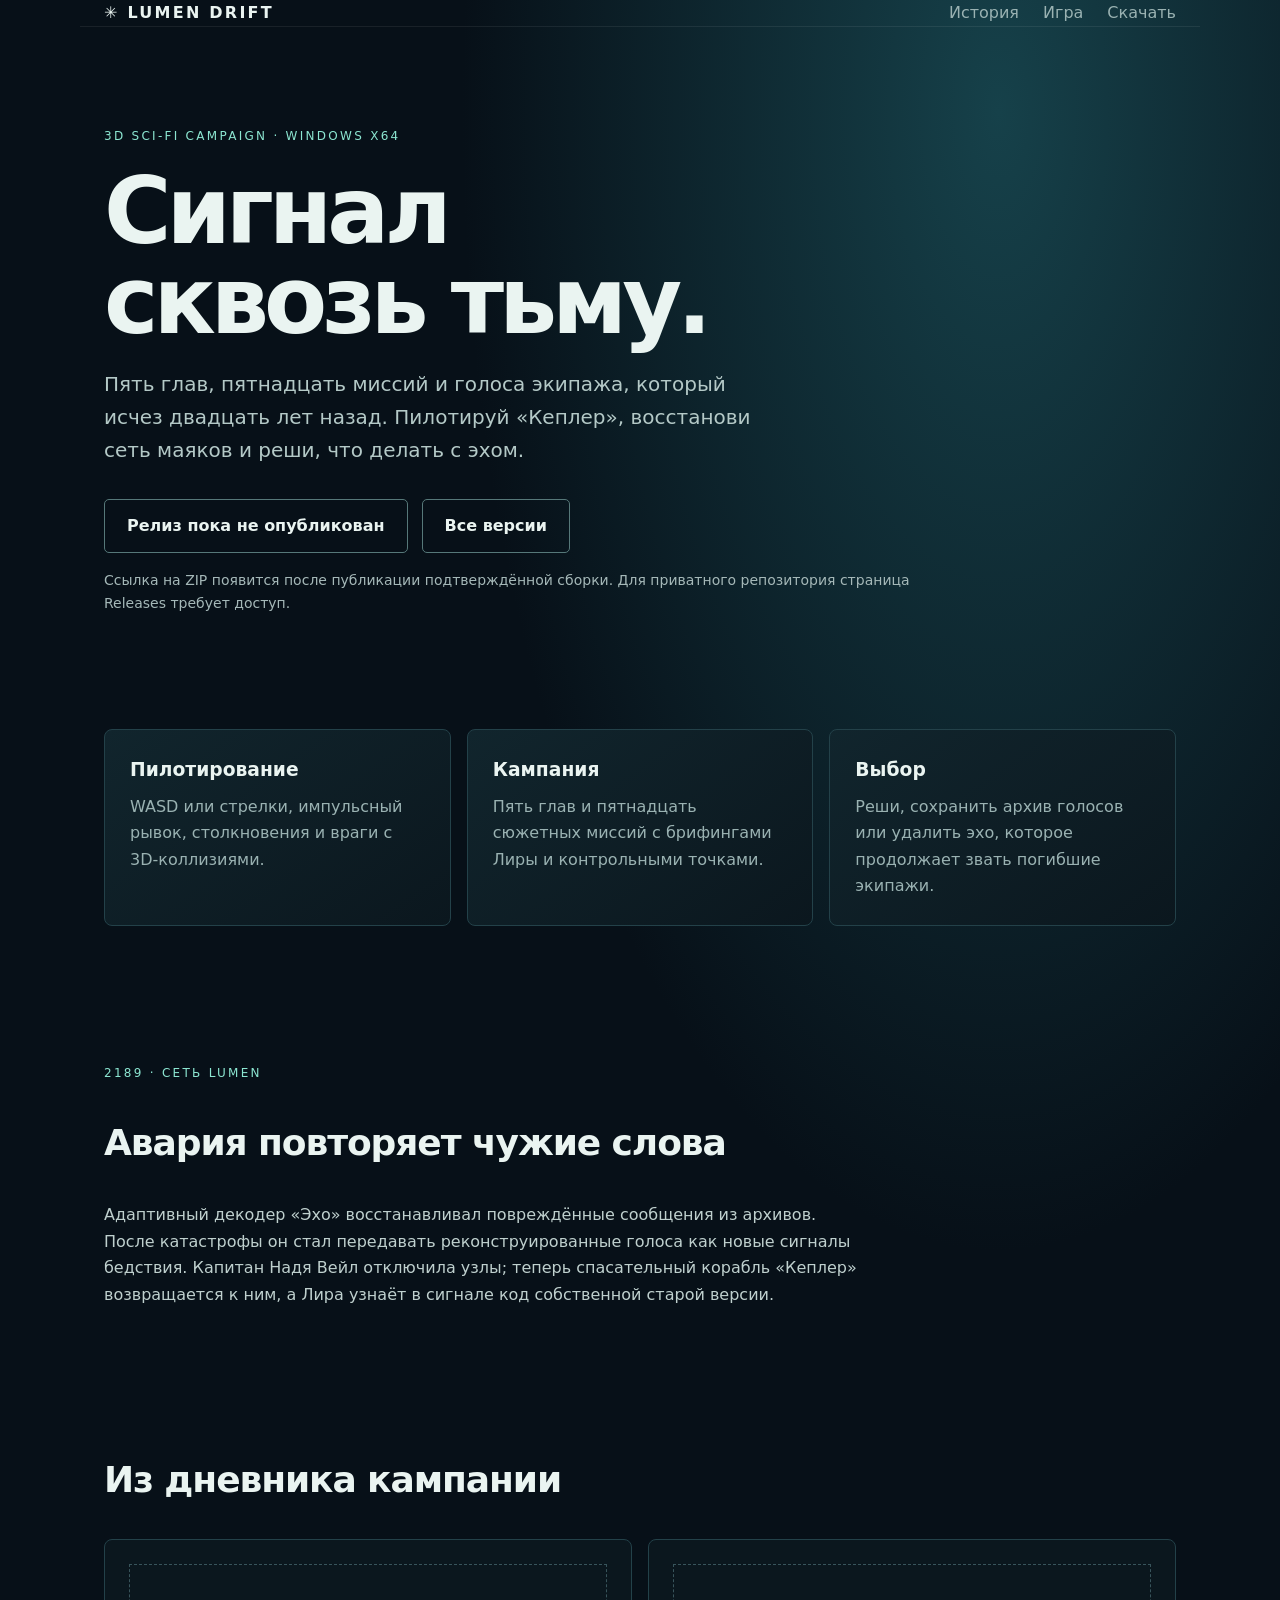
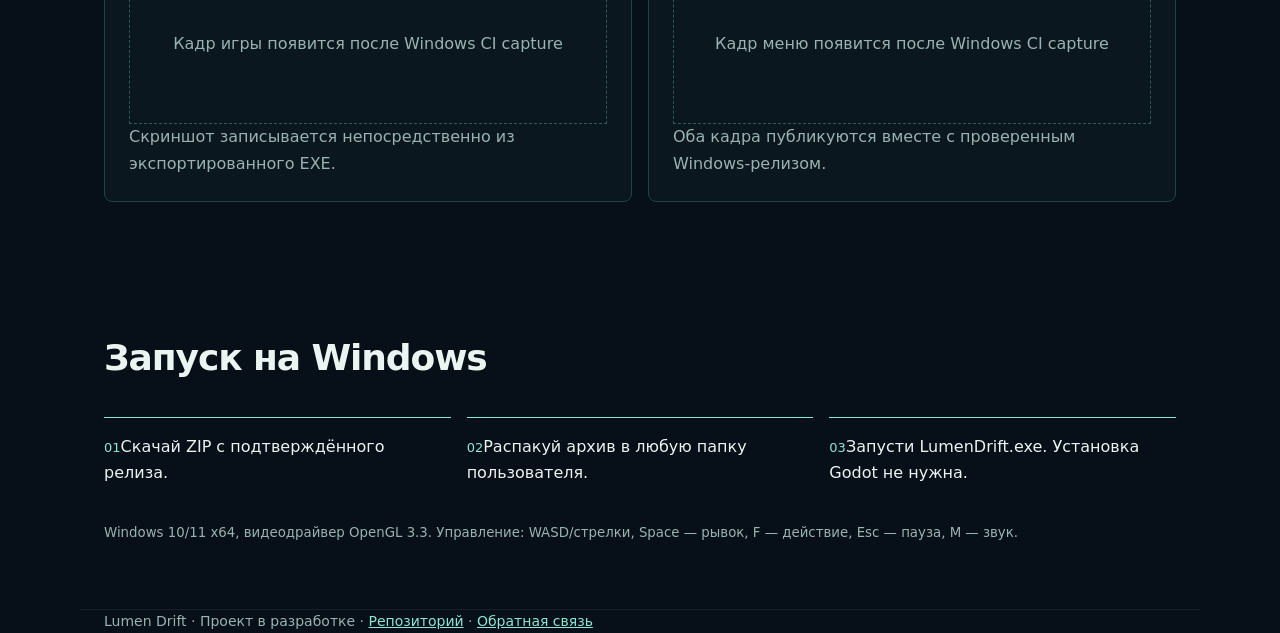
<file: website/index.html>
<!doctype html>
<html lang="ru">
<head>
<meta charset="utf-8">
<meta name="viewport" content="width=device-width,initial-scale=1">
<meta name="theme-color" content="#071018">
<meta name="description" content="Lumen Drift — сюжетная 3D sci-fi кампания о сети маяков, спасателях и голосе из космоса.">
<title>Lumen Drift — сигнал сквозь тьму</title>
<style>
:root{color-scheme:dark;--ink:#eaf4f1;--muted:#9ab2b2;--cyan:#8ce6d1;--bg:#071018;--panel:#0c1b23;--line:#234149}
*{box-sizing:border-box}body{margin:0;background:radial-gradient(ellipse at 78% 5%,#16414a 0,transparent 38%),var(--bg);color:var(--ink);font:16px/1.65 system-ui,-apple-system,"Segoe UI",sans-serif}a{color:var(--cyan)}.wrap{max-width:1120px;margin:auto;padding:0 24px}header{padding:26px 0;display:flex;justify-content:space-between;align-items:center;border-bottom:1px solid #ffffff12}.brand{font-weight:750;letter-spacing:.14em}nav{display:flex;gap:24px}nav a{text-decoration:none;color:var(--muted)}.hero{padding:100px 0 84px;max-width:850px}.eyebrow{color:var(--cyan);letter-spacing:.19em;font-size:12px;text-transform:uppercase}.hero h1{font-size:clamp(48px,9vw,92px);line-height:.98;letter-spacing:-.055em;margin:20px 0}.hero p{color:#b4c9c7;font-size:20px;max-width:680px}.buttons{display:flex;gap:14px;flex-wrap:wrap;margin-top:32px}.button{display:inline-flex;padding:13px 22px;border-radius:5px;text-decoration:none;background:var(--cyan);color:#08201d;font-weight:750}.button.secondary{background:transparent;border:1px solid #567879;color:var(--ink)}.button[aria-disabled=true]{opacity:.55;pointer-events:none}.notice{color:#a5b8b8;font-size:14px;min-height:26px;margin-top:16px}.grid{display:grid;grid-template-columns:repeat(3,1fr);gap:16px;margin:30px 0 90px}.card{background:linear-gradient(145deg,#11252d,#0b171e);border:1px solid var(--line);padding:25px;border-radius:8px;min-height:180px}.card h3{margin:0 0 8px}.card p{color:var(--muted);margin:0}.section{padding:48px 0}.section h2{font-size:36px;letter-spacing:-.03em}.story{max-width:760px;color:#bfd0ce}.gallery{display:grid;grid-template-columns:1fr 1fr;gap:16px}.gallery figure{margin:0;border:1px solid var(--line);border-radius:8px;padding:24px;background:#0b171e}.gallery figcaption{color:var(--muted)}.shot-pending{min-height:160px;display:grid;place-items:center;border:1px dashed #38545b;color:#9ab2b2;text-align:center}.game-shot{display:block;width:100%;height:auto;border:1px solid var(--line);border-radius:6px}.game-shot[hidden]{display:none}.steps{counter-reset:step;display:grid;grid-template-columns:repeat(3,1fr);gap:16px}.steps article{border-top:1px solid var(--cyan);padding:16px 0}.steps article:before{counter-increment:step;content:"0" counter(step);color:var(--cyan);font-size:13px}footer{padding:35px 0 55px;border-top:1px solid #ffffff12;color:var(--muted);font-size:14px}small{color:var(--muted)}@media(max-width:700px){nav{gap:12px;font-size:14px}.hero{padding:70px 0}.grid,.steps,.gallery{grid-template-columns:1fr}.hero p{font-size:18px}}
</style>
</head>
<body>
<header class="wrap"><div class="brand">✳ LUMEN DRIFT</div><nav><a href="#story">История</a><a href="#game">Игра</a><a href="#download">Скачать</a></nav></header>
<main class="wrap">
<section class="hero"><div class="eyebrow">3D sci-fi campaign · Windows x64</div><h1>Сигнал<br>сквозь тьму.</h1><p>Пять глав, пятнадцать миссий и голоса экипажа, который исчез двадцать лет назад. Пилотируй «Кеплер», восстанови сеть маяков и реши, что делать с эхом.</p><div class="buttons"><a id="download-button" class="button" href="#" aria-disabled="true">Проверяем релиз…</a><a class="button secondary" href="https://github.com/doniel1488-code/ide-game/releases">Все версии</a></div><div id="release-status" class="notice" role="status">Ссылка появится после публикации и проверки Windows-сборки.</div></section>
<section id="game" class="grid"><article class="card"><h3>Пилотирование</h3><p>WASD или стрелки, импульсный рывок, столкновения и враги с 3D-коллизиями.</p></article><article class="card"><h3>Кампания</h3><p>Пять глав и пятнадцать сюжетных миссий с брифингами Лиры и контрольными точками.</p></article><article class="card"><h3>Выбор</h3><p>Реши, сохранить архив голосов или удалить эхо, которое продолжает звать погибшие экипажи.</p></article></section>
<section id="story" class="section"><div class="eyebrow">2189 · сеть Lumen</div><h2>Авария повторяет чужие слова</h2><p class="story">Адаптивный декодер «Эхо» восстанавливал повреждённые сообщения из архивов. После катастрофы он стал передавать реконструированные голоса как новые сигналы бедствия. Капитан Надя Вейл отключила узлы; теперь спасательный корабль «Кеплер» возвращается к ним, а Лира узнаёт в сигнале код собственной старой версии.</p></section>
<section class="section"><h2>Из дневника кампании</h2><div class="gallery"><figure><div class="shot-pending" id="game-pending">Кадр игры появится после Windows CI capture</div><img class="game-shot" id="game-shot" alt="Кадр из реальной 3D-сборки Lumen Drift" hidden><figcaption>Скриншот записывается непосредственно из экспортированного EXE.</figcaption></figure><figure><div class="shot-pending" id="menu-pending">Кадр меню появится после Windows CI capture</div><img class="game-shot" id="menu-shot" alt="Главное меню реальной сборки Lumen Drift" hidden><figcaption>Оба кадра публикуются вместе с проверенным Windows-релизом.</figcaption></figure></div></section>
<section id="download" class="section"><h2>Запуск на Windows</h2><div class="steps"><article>Скачай ZIP с подтверждённого релиза.</article><article>Распакуй архив в любую папку пользователя.</article><article>Запусти LumenDrift.exe. Установка Godot не нужна.</article></div><p><small>Windows 10/11 x64, видеодрайвер OpenGL 3.3. Управление: WASD/стрелки, Space — рывок, F — действие, Esc — пауза, M — звук.</small></p></section>
</main>
<footer class="wrap">Lumen Drift · Проект в разработке · <a href="https://github.com/doniel1488-code/ide-game">Репозиторий</a> · <a href="https://github.com/doniel1488-code/ide-game/issues">Обратная связь</a></footer>
<script>
const button=document.getElementById("download-button"),status=document.getElementById("release-status");
fetch("https://api.github.com/repos/doniel1488-code/ide-game/releases/latest",{headers:{Accept:"application/vnd.github+json"}})
.then(r=>{if(!r.ok)throw new Error("no public release");return r.json()})
.then(release=>{const asset=release.assets.find(a=>a.name==="LumenDrift-Windows-x64.zip");if(!asset)throw new Error("no package");button.href=asset.browser_download_url;button.removeAttribute("aria-disabled");button.textContent="Скачать Windows x64 · "+(asset.size/1048576).toFixed(1)+" МБ";status.textContent=release.tag_name+" · "+new Date(release.published_at).toLocaleDateString("ru-RU")+" · "+asset.name;const images=[["LumenDrift-gameplay.png","game-shot","game-pending"],["LumenDrift-menu.png","menu-shot","menu-pending"]];images.forEach(item=>{const imageAsset=release.assets.find(a=>a.name===item[0]);if(imageAsset){document.getElementById(item[1]).src=imageAsset.browser_download_url;document.getElementById(item[1]).hidden=false;document.getElementById(item[2]).hidden=true}})})
.catch(()=>{button.textContent="Релиз пока не опубликован";button.href="https://github.com/doniel1488-code/ide-game/releases";button.classList.add("secondary");button.removeAttribute("aria-disabled");status.textContent="Ссылка на ZIP появится после публикации подтверждённой сборки. Для приватного репозитория страница Releases требует доступ."});
</script>
</body>
</html>
</file>
